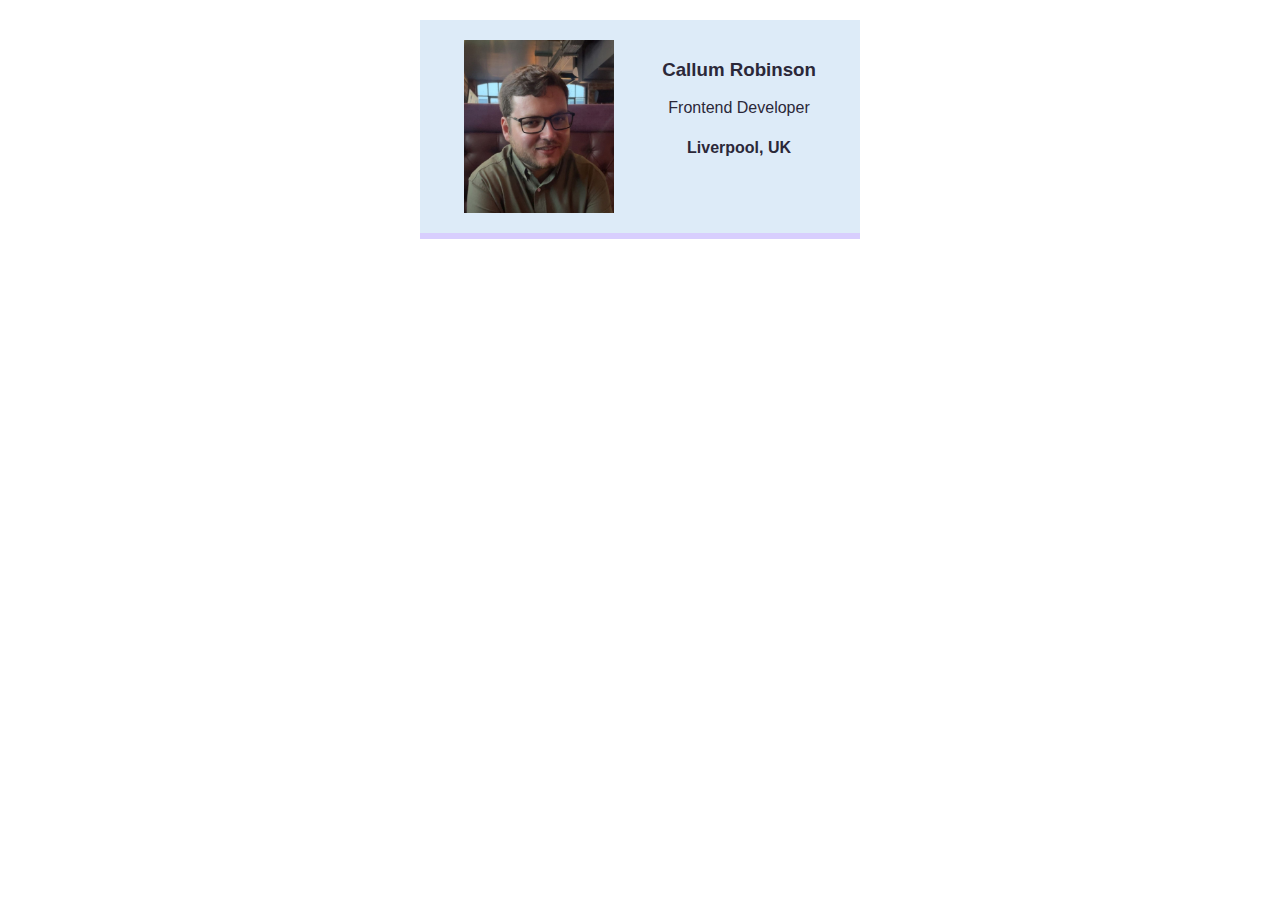
<file: businesscard/index.html>
<html>
    <head>
        <link rel="stylesheet" href="styles.css"/>
        <title>Business Card</title>
    </head>

    <body>
        <div class="card">
            <img 
                src="../me.jpg" 
                alt="Callum Robinson smiling at the camera" 
                class="avatar">

            <div>
                <h3>Callum Robinson</h3>
                <p>Frontend Developer</p>
                <h4>Liverpool, UK</h4>
            </div>
        </div>
    </body>
</html>
</file>
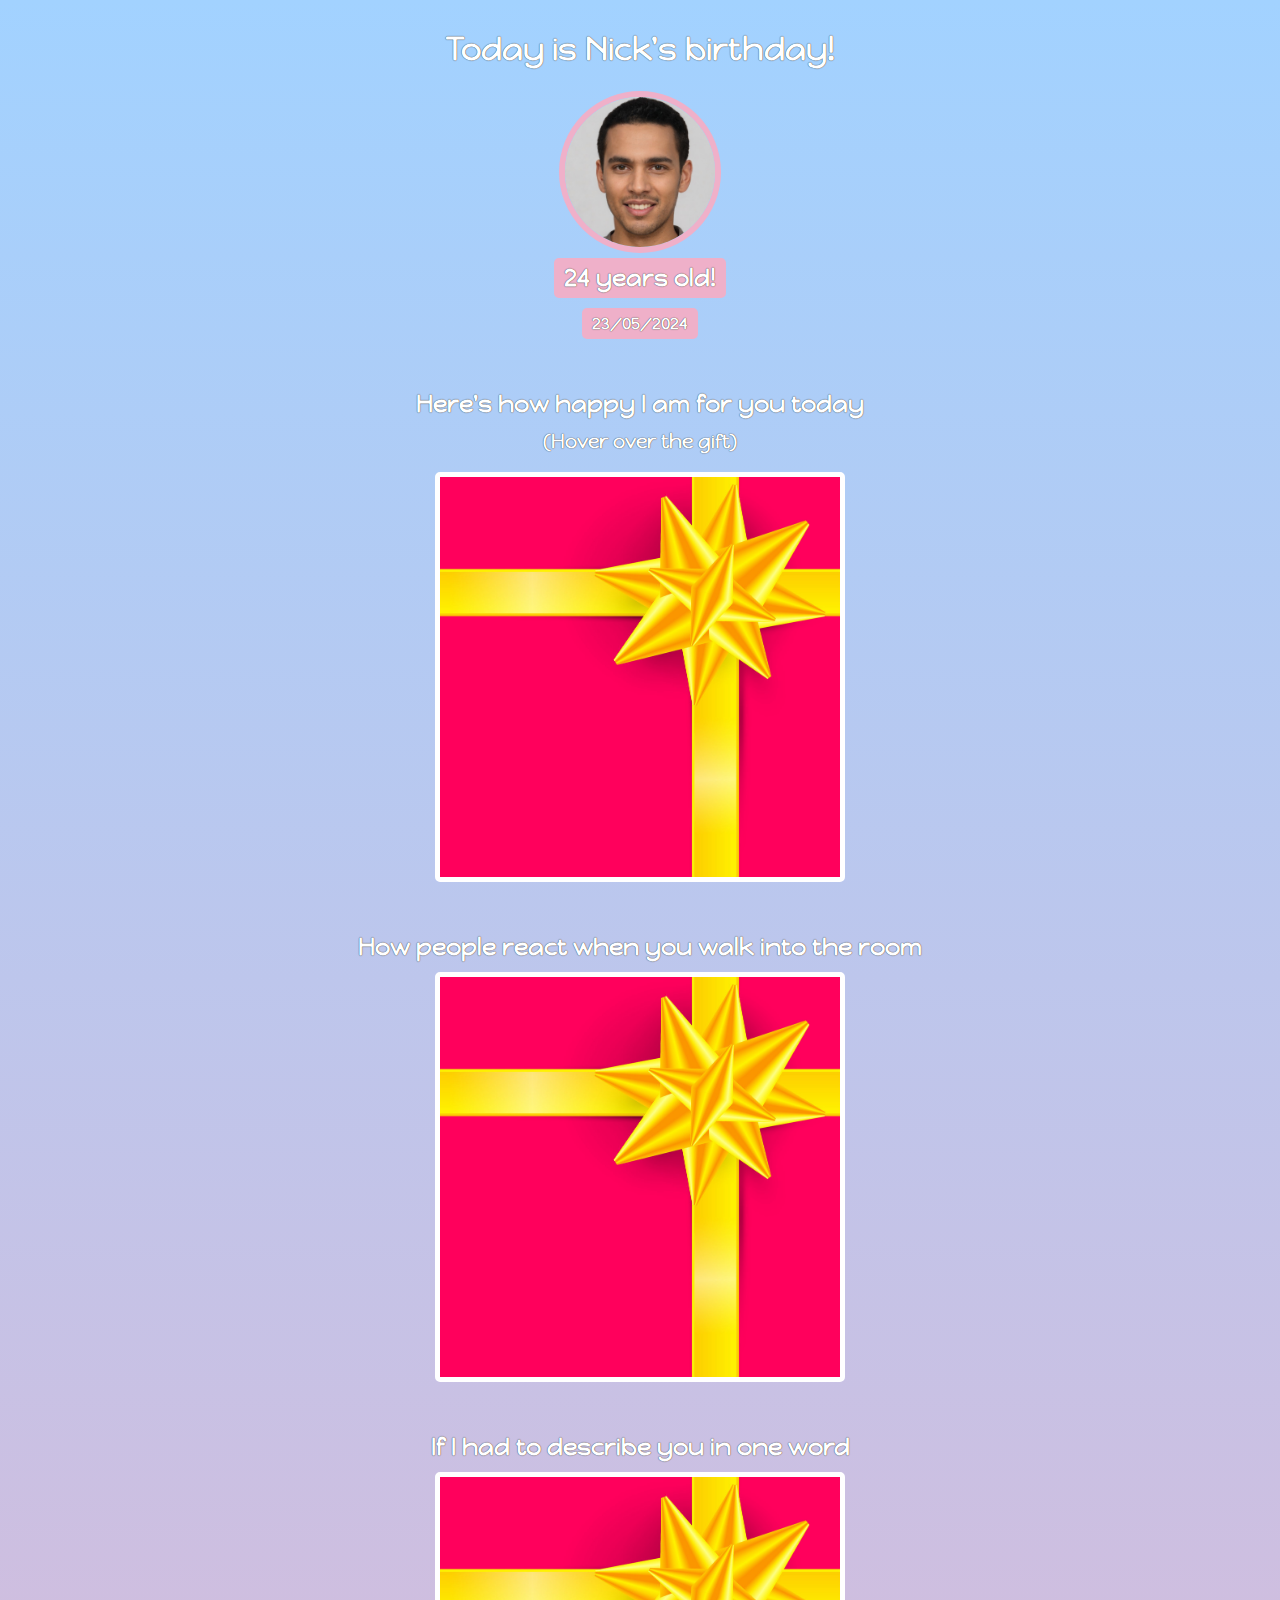
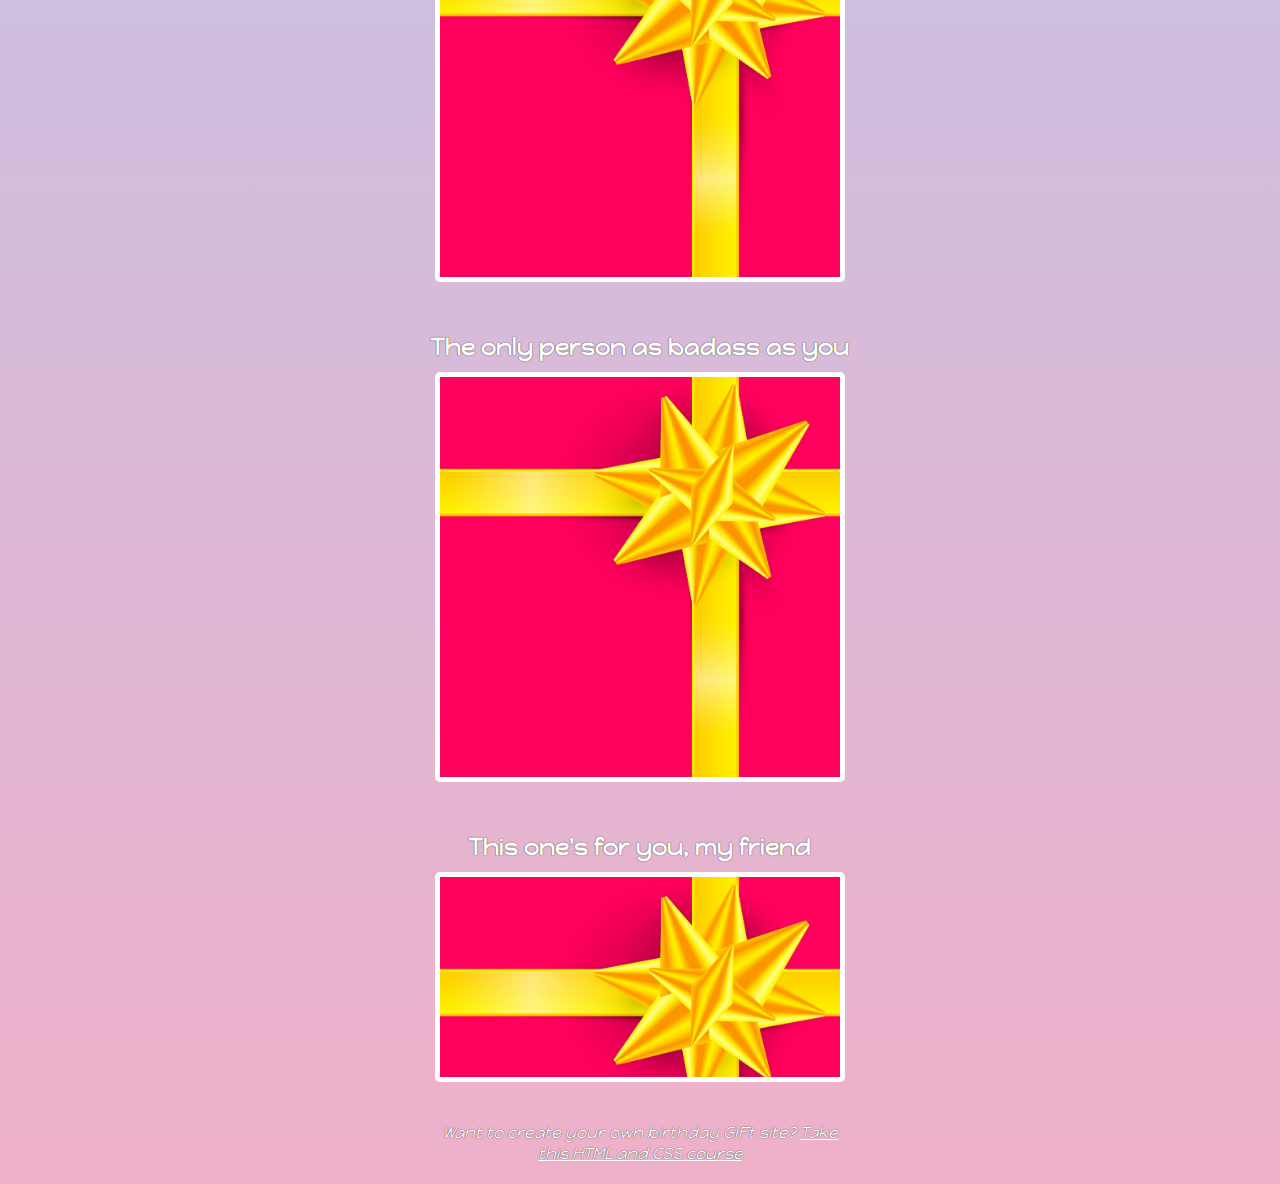
<file: giftsite/index.html>
<html>
    <head>
        <link rel="stylesheet" href="styles.css">
        <link rel="preconnect" href="https://fonts.googleapis.com">
<link rel="preconnect" href="https://fonts.gstatic.com" crossorigin>
<link href="https://fonts.googleapis.com/css2?family=Happy+Monkey&display=swap" rel="stylesheet">
    </head>

    <body>
        <div id="header">
            <h1>Today is Nick's birthday!</h1>
            <img id="nick-img" src="images/nick.jpg" />
            <h2 id="bday-age">24 years old!</h2>
            <h4 id="bday-date">23/05/2024</h4>
        </div>

        <div class="gift-section">
            <h2 class="gift-title">Here's how happy I am for you today</h2>
            <h3 class="gift-hint">(Hover over the gift)</h3>
            <div class="gift-img" id="happy"></div>

        <div class="gift-section">
            <h2 class="gift-title">How people react when you walk into the room</h2>
            <div class="gift-img" id="hot"></div>

        <div class="gift-section">
            <h2 class="gift-title">If I had to describe you in one word</h2>
            <div class="gift-img" id="genius"></div>

        <div class="gift-section">
            <h2 class="gift-title">The only person as badass as you</h2>
            <div class="gift-img" id="badass"></div>

        <div class="gift-section">
            <h2 class="gift-title">This one's for you, my friend</h2>
            <div class="gift-img" id="cheers"></div>     
        </div>

        <div id="footer">
            <p>Want to create your own birthday GIFt site? <a href="https://scrimba.com/learn/htmlandcss" target="_blank">Take this HTML and CSS course</a></p>
        </div>
    </body>
</html>
</file>
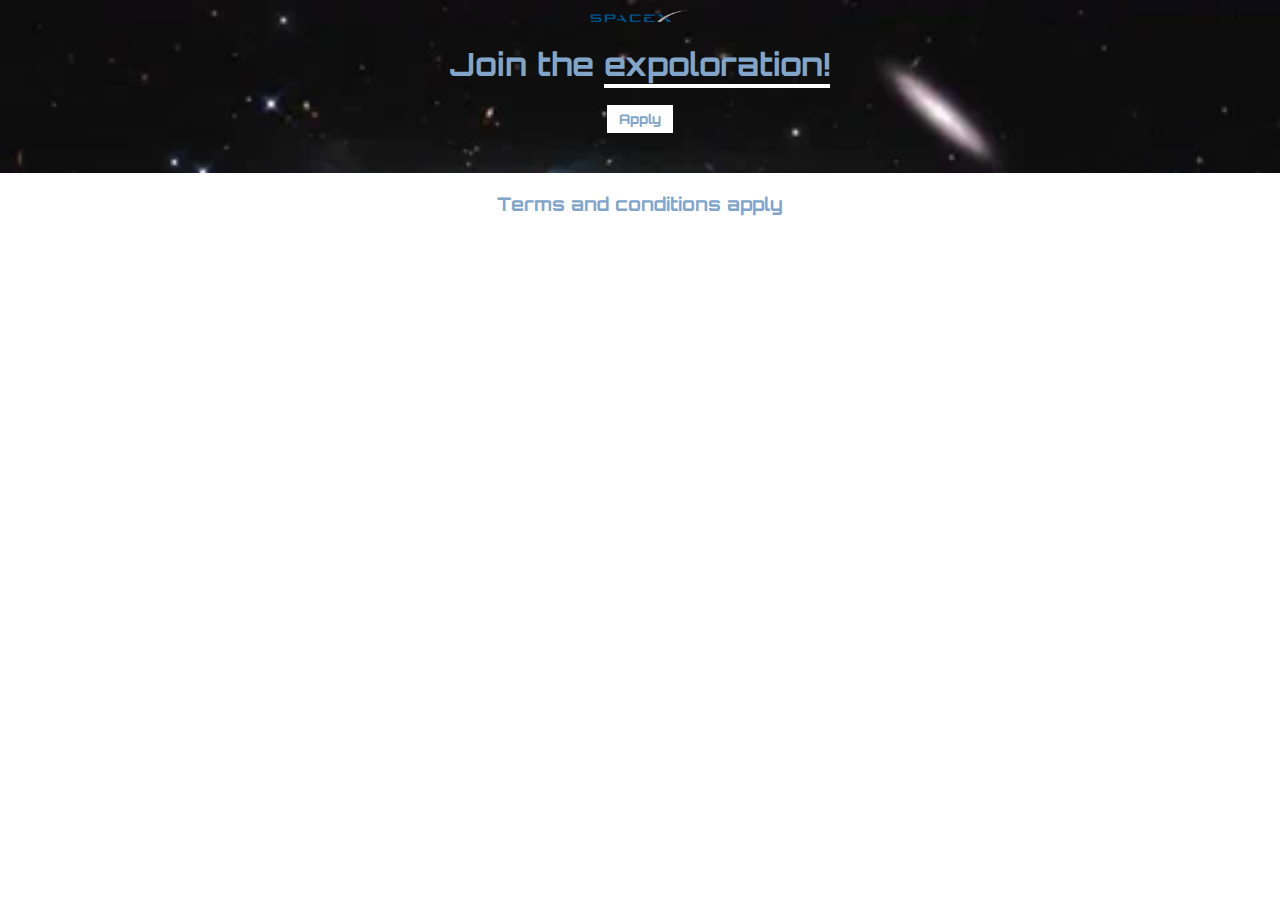
<file: spaceexplorationsite/index.html>
<html>
    <head>
        <link rel="preconnect" href="https://fonts.googleapis.com">
        <link rel="preconnect" href="https://fonts.gstatic.com" crossorigin>
        <link href="https://fonts.googleapis.com/css2?family=Orbitron&display=swap" rel="stylesheet">
                
        <link rel="stylesheet" href="styles.css"/>
    </head>

    <body>
        <div id="hero">
            <img id="spacex" src="spacex.png" />
            <h1 id="title">Join the <span class="underline">expoloration!</span></h1>
            <button class="btn">Apply</button>
        </div>

        <h3>Terms and conditions apply</h3>
    </body>
</html>
</file>
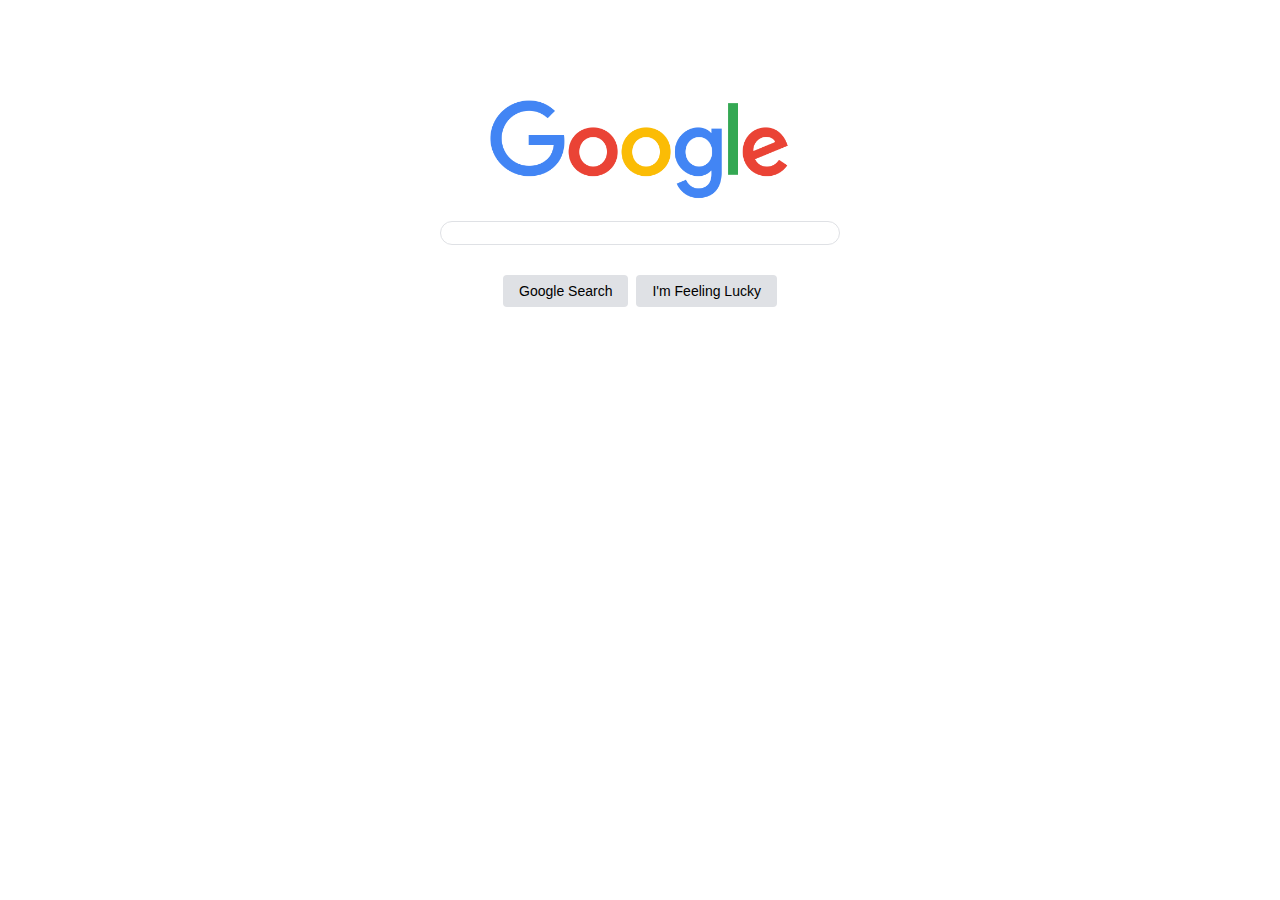
<file: google-clone/google.html>
<html>
    <head>
        <link rel="stylesheet" href="styles.css">   
        <title>Google</title> 
    </head>
    
    <body>
        <div class="main">
            <img class="logo-img" src="google.png" />
            <input class="search-input" type="text" />
            <div class="btn-wrapper">
                <button class="btn">Google Search</button>
                <button class="btn">I'm Feeling Lucky</button>
            </div>
        </div>

    </body>
</html>
</file>
<file: businesscard/styles.css>
body {
    margin: 20px;
    font-family: Verdana, Geneva, Tahoma, sans-serif;
}

.avatar {
    width: 150px;
}

.card {
    padding: 20px;
    display: flex;
    justify-content: space-around;
    width: 400px;
    margin: 0px auto;
    text-align: center;
    color: #2b2839;
    background-color: #ddebf8;
    border-bottom: 6px solid #d8cefe;
}
</file>
<file: giftsite/styles.css>
.happy-monkey-regular {
    font-family: "Happy Monkey", system-ui;
    font-weight: 400;
    font-style: normal;
  }

body {
    text-align: center;
    font-family: happy monkey, cursive;
    background: linear-gradient(#a2d2ff, #EFB0C9);
    color: #ffffff;
}

h1, h2, h3, h4, p {
    text-shadow: 0px 0px 1px black;
}

#nick-img {
    border-radius: 50%;
    width: 150px;
    border: 6px solid #EFB0C9;
}

#bday-age {
    background: #EFB0C9;
    padding: 5px 10px;
    border-radius: 5px;
    margin: 5px 0 10px 0;
}

#bday-date {
    background: #EFB0C9;
    padding: 5px 10px;
    border-radius: 5px;
    margin: 0px;
}

#header {
    display: flex;
    flex-direction: column;
    align-items: center;
}

.gift-img {
    width: 400px;
    height: 400px;
    border: 5px solid #ffffff;
    border-radius: 5px;
    background-image: url("images/gift-cover.jpg");
    background-size: cover;
    margin: 0 auto;

}

#happy:hover {
    background-image: url("images/happy.gif");
}

#hot:hover {
    background-image: url("images/hot.gif");
}

#genius:hover {
    background-image: url("images/genius.gif");
}

#badass:hover {
    background-image: url("images/badass.gif");
}

#cheers:hover {
    background-image: url("images/cheers.gif");
}

#cheers {
    height: 200px;
}

.gift-section {
    margin-top: 50px;
}

.gift-hint {
    margin-top: 0px;
}

.gift-title {
    margin-bottom: 10px;
}

#footer {
    width: 400px;
    margin: 40px auto 20px auto;
    font-style: italic;
}

a{
    color: white;
}
</file>
<file: spaceexplorationsite/styles.css>
body {
    margin: 0;
    color: #82a5ca;
    text-align: center;
    font-family: "Orbitron", sans-serif;
    font-optical-sizing: auto;
    font-weight: 400;
    font-style: normal;
}

.btn {
    background-color: white;
    padding: 6px 12px;
    border: none;
    font-family: inherit;
    color: #82a5ca;
    font-weight: 800;
}

.underline {
    border-bottom: 4px solid white;
}

#spacex {
    width: 100px;
}

#hero {
    background-image: url("galaxy.webp");
    background-size: cover;
    padding: 10px 0 40px 0;
}

#id {
    text-shadow: 0px 0px 4px black;
}
</file>
<file: google-clone/styles.css>
.main {
    margin-top: 100px;
}

.logo-img {

    width: 300px;
    display: block;
    margin-bottom: 20;
    margin-left: auto;
    margin-right: auto;
    
}

.search-input {
    width: 400px;
    display: block;
    margin-left: auto;
    margin-right: auto;
    height: 24px;
    padding-top: 10px;
    padding-bottom: 10px;
    padding-left: 30px;
    padding-right: 30px;
    border: 1px solid #dfe1e5;
    border-radius: 24px;
}

.btn {
    margin-top: 30px;
    padding-top: 8px;
    padding-bottom: 8px;
    padding-left: 16px;
    padding-right: 16px;
    font-size: 14px;
    border-radius: 4px;
    border: 0px;
    background: #dfe1e5;
    margin-right: 4px;
    margin-left: 4px;
}

.btn-wrapper {
    display: flex;
    justify-content: center;

}
</file>
